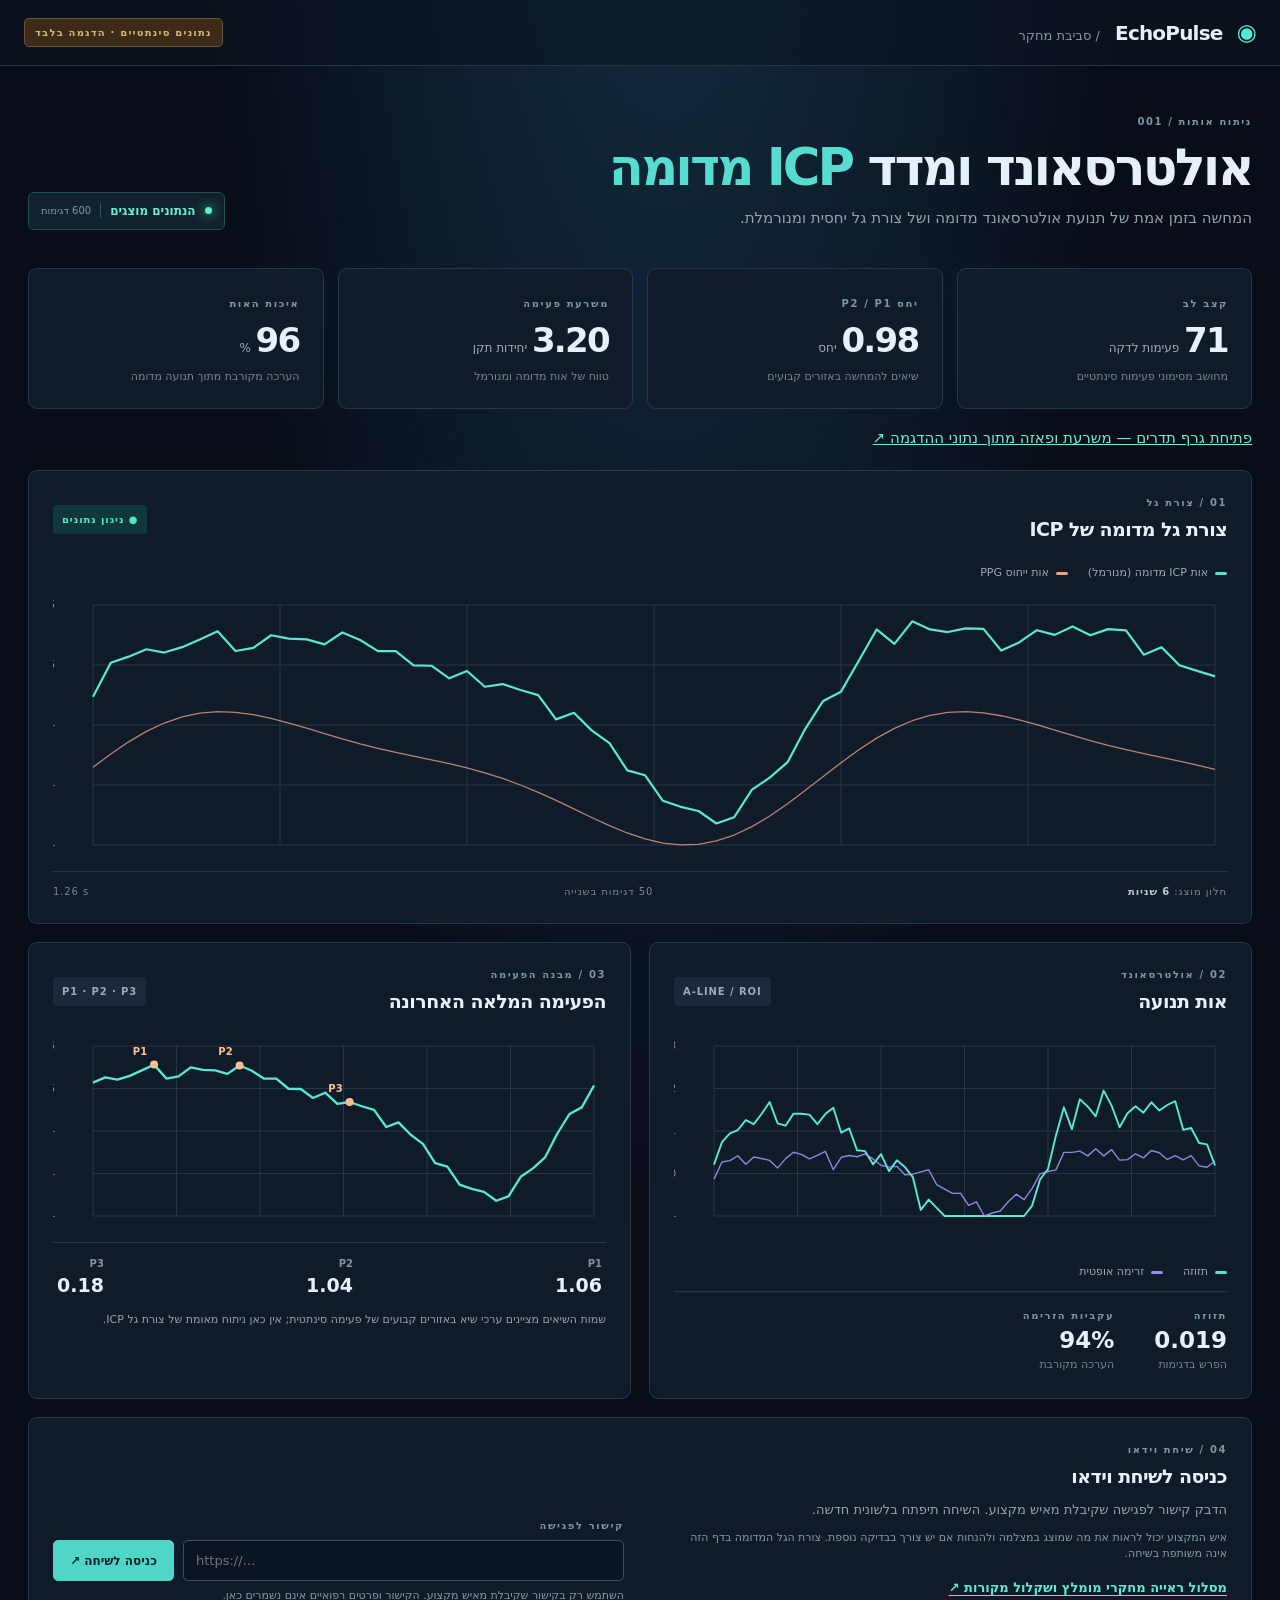
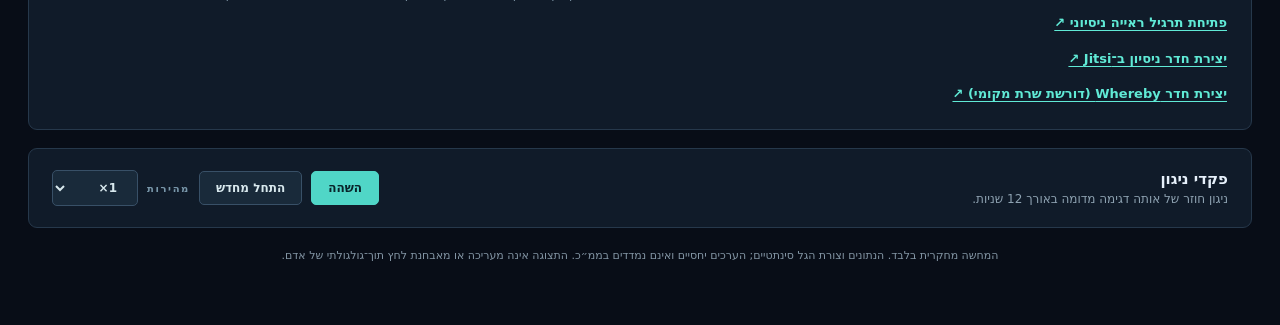
<file: index.html>
<!doctype html>
<html lang="he" dir="rtl">
<head>
  <meta charset="utf-8">
  <meta name="viewport" content="width=device-width, initial-scale=1">
  <title>אולטרסאונד ומדד ICP מדומה | הדגמת מחקר</title>
  <link rel="stylesheet" href="styles.css">
  <link rel="stylesheet" href="consultation.css">
</head>
<body>
  <header class="topbar"><div class="brand"><span class="mark">◉</span> EchoPulse <span class="brand-sub">/ סביבת מחקר</span></div><span class="tag">נתונים סינתטיים · הדגמה בלבד</span></header>
  <main>
    <div class="heading"><div><div class="eyebrow">ניתוח אותות / 001</div><h1>אולטרסאונד ומדד <span>ICP מדומה</span></h1><p>המחשה בזמן אמת של תנועת אולטרסאונד מדומה ושל צורת גל יחסית ומנורמלת.</p></div><div class="status"><span class="dot"></span><span id="status">טוען נתוני הדגמה…</span><small id="sampleCount">—</small></div></div>
    <section class="stats" aria-label="מדדים נוכחיים">
      <article><label>קצב לב</label><div><strong id="hr">—</strong> <span>פעימות לדקה</span></div><small>מחושב מסימוני פעימות סינתטיים</small></article>
      <article><label>יחס P2 / P1</label><div><strong id="ratio">—</strong> <span>יחס</span></div><small>שיאים להמחשה באזורים קבועים</small></article>
      <article><label>משרעת פעימה</label><div><strong id="amplitude">—</strong> <span>יחידות תקן</span></div><small>טווח של אות מדומה ומנורמל</small></article>
      <article><label>איכות האות</label><div><strong id="quality">—</strong> <span>%</span></div><small>הערכה מקורבת מתוך תנועה מדומה</small></article>
    </section>
    <p style="margin-bottom:20px"><a href="spectrum.html" style="color:#70ead7">פתיחת גרף תדרים — משרעת ופאזה מתוך נתוני ההדגמה ↗</a></p>
    <div class="grid">
      <section class="panel wide"><div class="panel-head"><div><div class="eyebrow">01 / צורת גל</div><h2>צורת גל מדומה של ICP</h2></div><span class="pill teal">● ניגון נתונים</span></div><div class="legend"><span><i class="swatch cyan"></i>אות ICP מדומה (מנורמל)</span><span><i class="swatch coral"></i>אות ייחוס PPG</span></div><div class="plot"><canvas id="wave" role="img" aria-label="צורת גל ICP מדומה ונתוני ייחוס PPG"></canvas></div><div class="plot-foot"><span>חלון מוצג: <b>6 שניות</b></span><span>50 דגימות בשנייה</span><span id="clock" dir="ltr">0.00 s</span></div></section>
      <section class="panel"><div class="panel-head"><div><div class="eyebrow">02 / אולטרסאונד</div><h2>אות תנועה</h2></div><span class="pill">A-LINE / ROI</span></div><div class="plot small"><canvas id="motion" role="img" aria-label="תזוזת הד ותנועה אופטית סינתטיות"></canvas></div><div class="legend"><span><i class="swatch cyan"></i>תזוזה</span><span><i class="swatch lavender"></i>זרימה אופטית</span></div><div class="metrics"><div><label>תזוזה</label><strong id="displacement">—</strong><small>הפרש בדגימות</small></div><div><label>עקביות הזרימה</label><strong id="confidence">—</strong><small>הערכה מקורבת</small></div></div></section>
      <section class="panel"><div class="panel-head"><div><div class="eyebrow">03 / מבנה הפעימה</div><h2>הפעימה המלאה האחרונה</h2></div><span class="pill">P1 · P2 · P3</span></div><div class="plot small"><canvas id="beat" role="img" aria-label="הפעימה הסינתטית האחרונה עם שיאים מדומים P1 P2 P3"></canvas></div><div class="morph"><div><span>P1</span><strong id="p1">—</strong></div><div><span>P2</span><strong id="p2">—</strong></div><div><span>P3</span><strong id="p3">—</strong></div></div><p class="note">שמות השיאים מציינים ערכי שיא באזורים קבועים של פעימה סינתטית; אין כאן ניתוח מאומת של צורת גל ICP.</p></section>
    </div>
    <section class="consult panel" aria-labelledby="consult-heading">
      <div><div class="eyebrow">04 / שיחת וידאו</div><h2 id="consult-heading">כניסה לשיחת וידאו</h2><p>הדבק קישור לפגישה שקיבלת מאיש מקצוע. השיחה תיפתח בלשונית חדשה.</p><p class="consult-note">איש המקצוע יכול לראות את מה שמוצג במצלמה ולהנחות אם יש צורך בבדיקה נוספת. צורת הגל המדומה בדף הזה אינה משותפת בשיחה.</p><a class="vision-link" href="research.html">מסלול ראייה מחקרי מומלץ ושקלול מקורות ↗</a><br><a class="vision-link" href="vision.html">פתיחת תרגיל ראייה ניסיוני ↗</a><br><a class="vision-link" href="session.html?v=2">יצירת חדר ניסיון ב־Jitsi ↗</a><br><a class="vision-link" href="whereby.html?v=2">יצירת חדר Whereby (דורשת שרת מקומי) ↗</a></div>
      <form id="consultForm" class="consult-form"><label for="meetingUrl">קישור לפגישה</label><div class="consult-input"><input id="meetingUrl" type="url" dir="ltr" inputmode="url" autocomplete="off" spellcheck="false" placeholder="https://…" required aria-describedby="meetingHelp"><button type="submit">כניסה לשיחה ↗</button></div><small id="meetingHelp">השתמש רק בקישור שקיבלת מאיש מקצוע. הקישור ופרטים רפואיים אינם נשמרים כאן.</small><span id="meetingError" class="form-error" role="alert" aria-live="polite"></span></form>
    </section>
    <footer><div><b>פקדי ניגון</b><span>ניגון חוזר של אותה דגימה מדומה באורך 12 שניות.</span></div><div class="controls"><button id="toggle" type="button">השהה</button><button id="restart" type="button" class="secondary">התחל מחדש</button><label>מהירות <select id="speed"><option value="0.5">0.5×</option><option value="1" selected>1×</option><option value="2">2×</option></select></label></div></footer>
    <div class="disclaimer">המחשה מחקרית בלבד. הנתונים וצורת הגל סינתטיים; הערכים יחסיים ואינם נמדדים בממ״כ. התצוגה אינה מעריכה או מאבחנת לחץ תוך־גולגולתי של אדם.</div>
  </main>
  <script src="data.js" defer></script>
  <script src="app.js" defer></script>
</body>
</html>
</file>
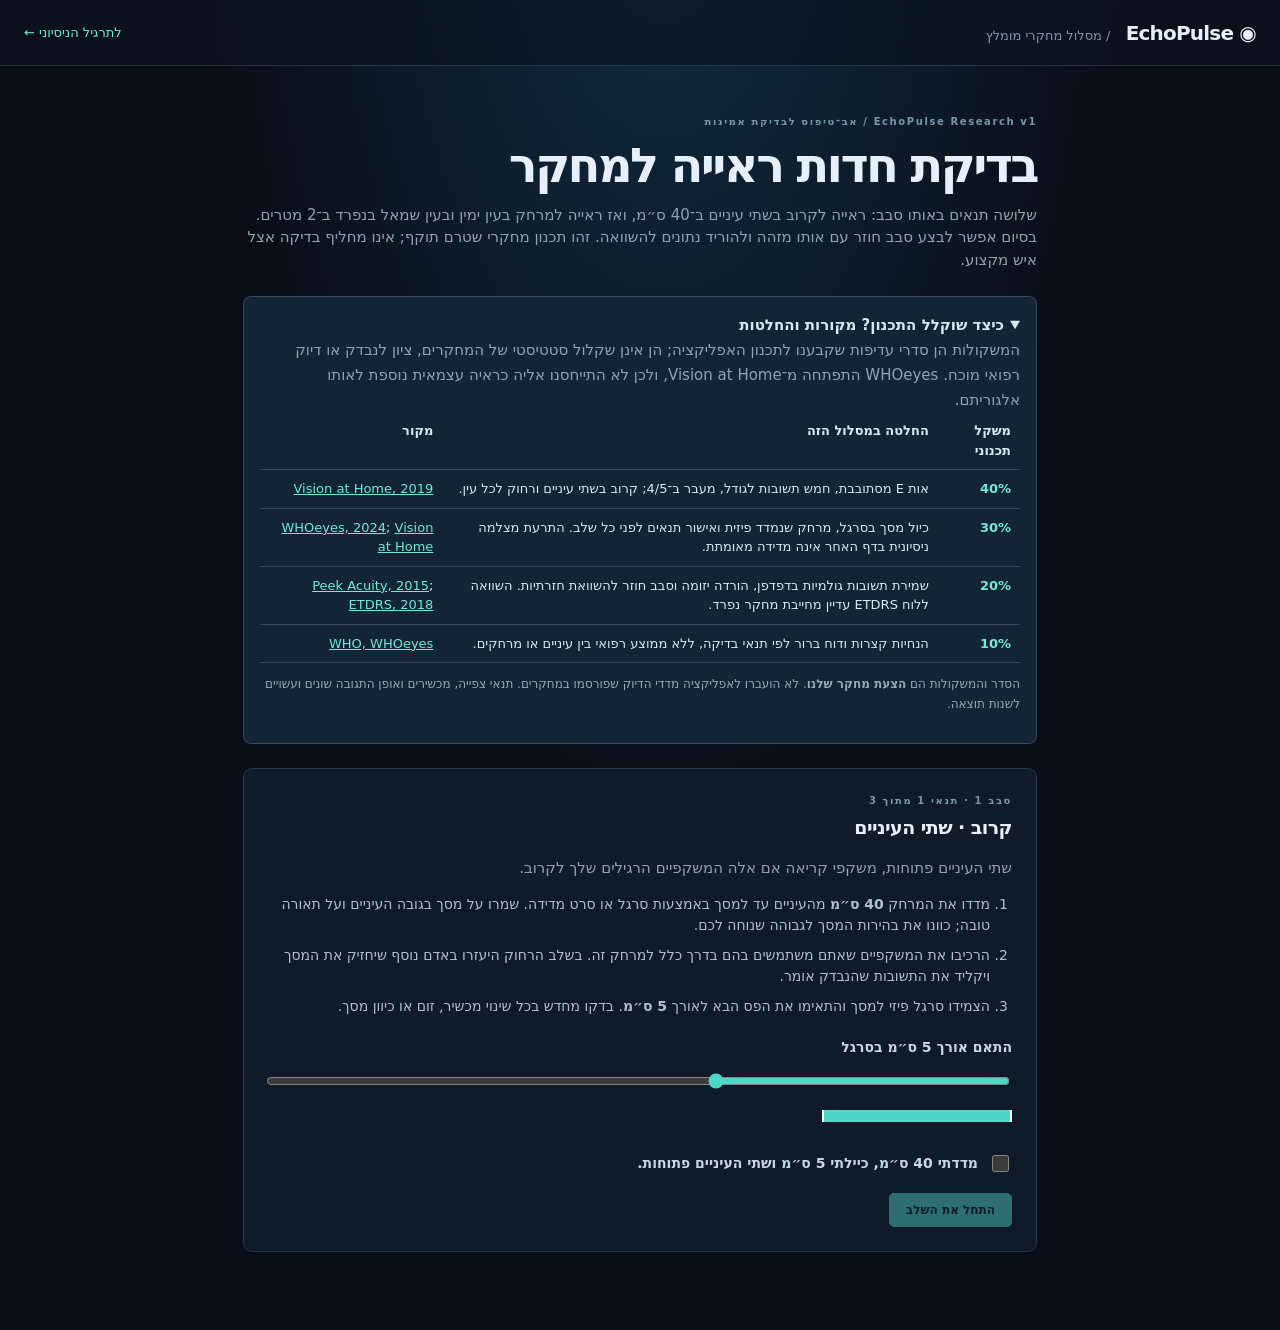
<file: research.html>
<!doctype html>
<html lang="he" dir="rtl">
<head>
  <meta charset="utf-8">
  <meta name="viewport" content="width=device-width, initial-scale=1">
  <title>מסלול מחקרי מומלץ | EchoPulse</title>
  <link rel="stylesheet" href="styles.css">
  <link rel="stylesheet" href="vision.css?v=5">
  <link rel="stylesheet" href="research.css?v=1">
</head>
<body>
  <header class="topbar"><div class="brand">◉ EchoPulse <span class="brand-sub">/ מסלול מחקרי מומלץ</span></div><a class="back-link" href="vision.html">לתרגיל הניסיוני ←</a></header>
  <main class="vision-page research-page">
    <div class="eyebrow">EchoPulse Research v1 / אב־טיפוס לבדיקת אמינות</div>
    <h1>בדיקת חדות ראייה למחקר</h1>
    <p class="lead">שלושה תנאים באותו סבב: ראייה לקרוב בשתי עיניים ב־40 ס״מ, ואז ראייה למרחק בעין ימין ובעין שמאל בנפרד ב־2 מטרים. בסיום אפשר לבצע סבב חוזר עם אותו מזהה ולהוריד נתונים להשוואה. זהו תכנון מחקרי שטרם תוקף; אינו מחליף בדיקה אצל איש מקצוע.</p>

    <details class="research-sources" open><summary>כיצד שוקלל התכנון? מקורות והחלטות</summary>
      <p>המשקולות הן סדרי עדיפות שקבענו לתכנון האפליקציה; הן אינן שקלול סטטיסטי של המחקרים, ציון לנבדק או דיוק רפואי מוכח. WHOeyes התפתחה מ־Vision at Home, ולכן לא התייחסנו אליה כראיה עצמאית נוספת לאותו אלגוריתם.</p>
      <table class="method-table"><thead><tr><th>משקל תכנוני</th><th>החלטה במסלול הזה</th><th>מקור</th></tr></thead><tbody>
        <tr><td>40%</td><td>אות E מסתובבת, חמש תשובות לגודל, מעבר ב־4/5; קרוב בשתי עיניים ורחוק לכל עין.</td><td><a href="https://researchmgt.monash.edu/ws/portalfiles/portal/474533774/474520749.pdf" target="_blank" rel="noopener noreferrer">Vision at Home, 2019</a></td></tr>
        <tr><td>30%</td><td>כיול מסך בסרגל, מרחק שנמדד פיזית ואישור תנאים לפני כל שלב. התרעת מצלמה ניסיונית בדף האחר אינה מדידה מאומתת.</td><td><a href="https://pubmed.ncbi.nlm.nih.gov/38514167/" target="_blank" rel="noopener noreferrer">WHOeyes, 2024</a>; <a href="https://researchmgt.monash.edu/ws/portalfiles/portal/474533774/474520749.pdf" target="_blank" rel="noopener noreferrer">Vision at Home</a></td></tr>
        <tr><td>20%</td><td>שמירת תשובות גולמיות בדפדפן, הורדה יזומה וסבב חוזר להשוואת חזרתיות. השוואה ללוח ETDRS עדיין מחייבת מחקר נפרד.</td><td><a href="https://pubmed.ncbi.nlm.nih.gov/26022921/" target="_blank" rel="noopener noreferrer">Peek Acuity, 2015</a>; <a href="https://jamanetwork.com/journals/jamaophthalmology/fullarticle/2668281" target="_blank" rel="noopener noreferrer">ETDRS, 2018</a></td></tr>
        <tr><td>10%</td><td>הנחיות קצרות ודוח ברור לפי תנאי בדיקה, ללא ממוצע רפואי בין עיניים או מרחקים.</td><td><a href="https://www.who.int/teams/noncommunicable-diseases/sensory-functions-disability-and-rehabilitation/whoeyes" target="_blank" rel="noopener noreferrer">WHO, WHOeyes</a></td></tr>
      </tbody></table>
      <p class="muted">הסדר והמשקולות הם <strong>הצעת מחקר שלנו</strong>. לא הועברו לאפליקציה מדדי הדיוק שפורסמו במחקרים. תנאי צפייה, מכשירים ואופן התגובה שונים ועשויים לשנות תוצאה.</p>
    </details>

    <section class="panel step" id="prep" aria-labelledby="prepHeading">
      <div class="eyebrow" id="prepProgress">סבב 1 · תנאי 1 מתוך 3</div>
      <h2 id="prepHeading">קרוב · שתי העיניים פתוחות</h2>
      <p id="prepHelp"></p>
      <ol><li>מדדו את המרחק <strong id="prepDistance">40 ס״מ</strong> מהעיניים עד למסך באמצעות סרגל או סרט מדידה. שמרו על מסך בגובה העיניים ועל תאורה טובה; כוונו את בהירות המסך לגבוהה שנוחה לכם.</li><li>הרכיבו את המשקפיים שאתם משתמשים בהם בדרך כלל למרחק זה. בשלב הרחוק היעזרו באדם נוסף שיחזיק את המסך ויקליד את התשובות שהנבדק אומר.</li><li>הצמידו סרגל פיזי למסך והתאימו את הפס הבא לאורך <strong>5 ס״מ</strong>. בדקו מחדש בכל שינוי מכשיר, זום או כיוון מסך.</li></ol>
      <label for="calibration">התאם אורך 5 ס״מ בסרגל</label>
      <input id="calibration" type="range" min="80" max="360" value="190">
      <div class="ruler-wrap"><div id="ruler" class="ruler"></div></div>
      <label class="check-label"><input id="confirmed" type="checkbox"> <span id="confirmedText">מדדתי את המרחק, כיילתי 5 ס״מ והכנתי את תנאי הבדיקה.</span></label>
      <p id="prepError" class="research-alert" role="status" hidden></p>
      <div class="result-actions"><button type="button" id="startStage" disabled>התחל את השלב</button><button type="button" id="skipStage" hidden>סמן שלב כבלתי ניתן למדידה והמשך</button></div>
    </section>

    <section class="panel step" id="test" aria-labelledby="testHeading" hidden>
      <div class="test-head"><div><div class="eyebrow" id="testProgress"></div><h2 id="testHeading">לאיזה כיוון פונה האות E?</h2></div><span class="pill" id="symbolCount"></span></div>
      <p id="testHelp" class="muted"></p>
      <div class="optotype-space"><div class="crowding-frame" id="crowdingFrame"><svg id="optotype" viewBox="0 0 5 5" role="img" aria-label="אות E מסובבת"><path fill="currentColor" d="M0 0H5V1H1V2H4V3H1V4H5V5H0Z"/></svg></div></div>
      <div class="direction-grid" aria-label="בחר את הכיוון של האות"><button type="button" data-direction="up">↑ למעלה</button><button type="button" data-direction="right">→ ימינה</button><button type="button" data-direction="down">↓ למטה</button><button type="button" data-direction="left">← שמאלה</button></div>
      <p class="muted">כל לחיצה מציגה אות חדשה. במרחק 2 מטרים נבדק אומר את הכיוון והמסייע מקליד אותו.</p>
    </section>

    <section class="panel step" id="results" aria-labelledby="resultsHeading" hidden>
      <h2 id="resultsHeading">סיכום מסלול מחקרי</h2>
      <p class="exam-id">מזהה בדיקה: <b id="examId" dir="ltr"></b></p>
      <p id="resultContext" class="muted"></p>
      <div id="resultRows" class="research-results"></div>
      <p id="comparison" class="result-comparison"></p>
      <p class="muted">הערכים הם גדלי אות תיאורטיים לפי כיול ומרחק שאושרו ידנית. מעבר גודל אינו אחוז ראייה, מספר עדשות או אבחנה. במקרה של מגבלת מסך אין לקבוע סף חדות ראייה מהגודל האחרון שהוצג. השוואה קלינית וחזרתיות מחייבות מדידה חוזרת מול לוח ייחוס באותם משתתפים.</p>
      <label for="shareText">טקסט להעתקה למחקר</label><textarea id="shareText" rows="10" readonly></textarea>
      <div class="result-actions"><button type="button" id="repeat">בצע סבב חוזר באותו מזהה</button><button type="button" id="download">הורד נתוני ניסוי JSON</button><button type="button" id="copy">העתק סיכום</button><button type="button" id="restart">התחל בדיקה חדשה</button></div>
      <p id="copyStatus" role="status" class="muted"></p>
      <p class="muted">נתוני התשובות נשמרים בזיכרון הדפדפן רק עד עזיבת הדף. הקובץ יורד למכשיר רק בלחיצה על הורדה; אין העלאה אוטומטית של נתונים או מזהים.</p>
    </section>
  </main>
  <script src="research.js?v=1" defer></script>
</body>
</html>
</file>
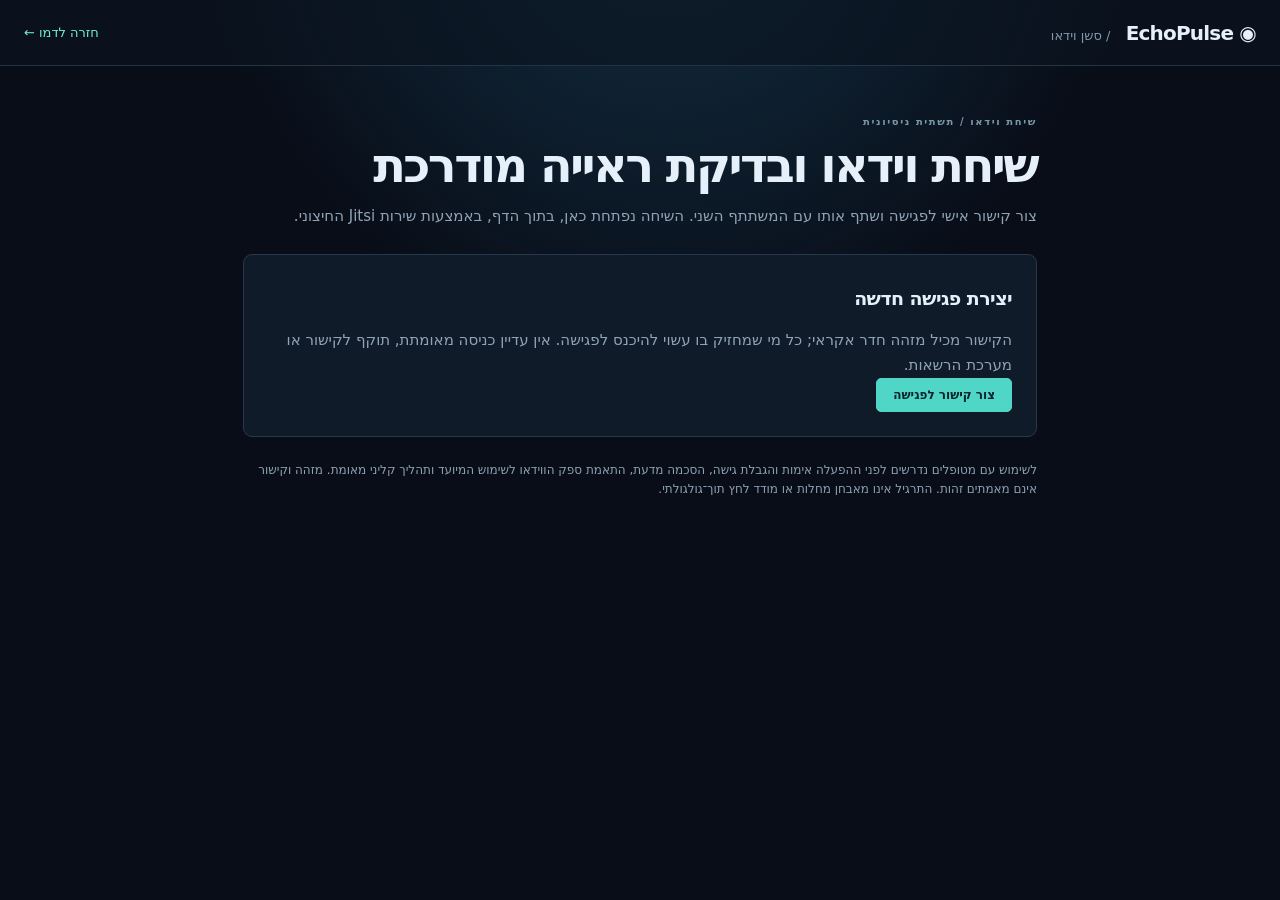
<file: session.html>
<!doctype html>
<html lang="he" dir="rtl">
<head>
  <meta charset="utf-8">
  <meta name="viewport" content="width=device-width, initial-scale=1">
  <title>סשן וידאו | EchoPulse</title>
  <link rel="stylesheet" href="styles.css">
  <link rel="stylesheet" href="vision.css">
  <link rel="stylesheet" href="session.css">
</head>
<body>
  <header class="topbar"><div class="brand">◉ EchoPulse <span class="brand-sub">/ סשן וידאו</span></div><a class="back-link" href="index.html">חזרה לדמו ←</a></header>
  <main class="vision-page session-page">
    <div class="eyebrow">שיחת וידאו / תשתית ניסיונית</div>
    <h1>שיחת וידאו ובדיקת ראייה מודרכת</h1>
    <p class="lead">צור קישור אישי לפגישה ושתף אותו עם המשתתף השני. השיחה נפתחת כאן, בתוך הדף, באמצעות שירות Jitsi החיצוני.</p>
    <section class="panel step" id="createPanel">
      <h2>יצירת פגישה חדשה</h2>
      <p>הקישור מכיל מזהה חדר אקראי; כל מי שמחזיק בו עשוי להיכנס לפגישה. אין עדיין כניסה מאומתת, תוקף לקישור או מערכת הרשאות.</p>
      <button id="createSession" type="button">צור קישור לפגישה</button>
    </section>
    <section class="panel step" id="roomPanel" hidden>
      <h2>פרטי הפגישה</h2>
      <p class="exam-id">מזהה פגישה: <b id="sessionId" dir="ltr"></b></p>
      <label for="inviteUrl">הקישור לשליחה למשתתף השני</label>
      <input id="inviteUrl" readonly dir="ltr" aria-label="קישור אישי לפגישה">
      <div class="result-actions"><button id="copyInvite" type="button">העתק קישור</button><a id="whatsappInvite" target="_blank" rel="noopener noreferrer">שתף בוואטסאפ</a></div>
      <p id="inviteHelp" class="muted"></p><p id="copyStatus" class="muted" role="status" aria-live="polite"></p>
      <p><a id="eyeCheckLink" class="back-link" target="_blank" rel="noopener noreferrer">פתח תרגיל ראייה מודרך ↗</a> — התרגיל נפתח בלשונית נפרדת. אם הטלפון משמש לשיחה, אפשר לבצע את התרגיל אחרי השיחה או במכשיר נוסף.</p>
      <label class="check-label"><input id="consentVideo" type="checkbox"> אני מבין/ה שהווידאו עובר דרך שירות Jitsi החיצוני, והשימוש כעת הוא לבדיקה טכנית בלבד.</label>
      <button id="joinVideo" type="button">פתח וידאו בתוך הדף</button>
      <button id="leaveVideo" type="button" hidden>צא מהשיחה</button>
      <p id="videoStatus" class="muted" role="status" aria-live="polite"></p>
      <div id="videoFrame" class="video-frame" aria-label="שיחת וידאו"></div>
      <p class="muted">ייתכן שיוצר החדר יתבקש להתחבר לחשבון Jitsi. יש לאשר גישה למצלמה ולמיקרופון בדפדפן. אין הקלטה או שמירת תוצאות באתר הזה.</p>
    </section>
    <p class="vision-foot">לשימוש עם מטופלים נדרשים לפני ההפעלה אימות והגבלת גישה, הסכמה מדעת, התאמת ספק הווידאו לשימוש המיועד ותהליך קליני מאומת. מזהה וקישור אינם מאמתים זהות. התרגיל אינו מאבחן מחלות או מודד לחץ תוך־גולגולתי.</p>
  </main>
  <script src="session.js?v=2" defer></script>
</body>
</html>
</file>
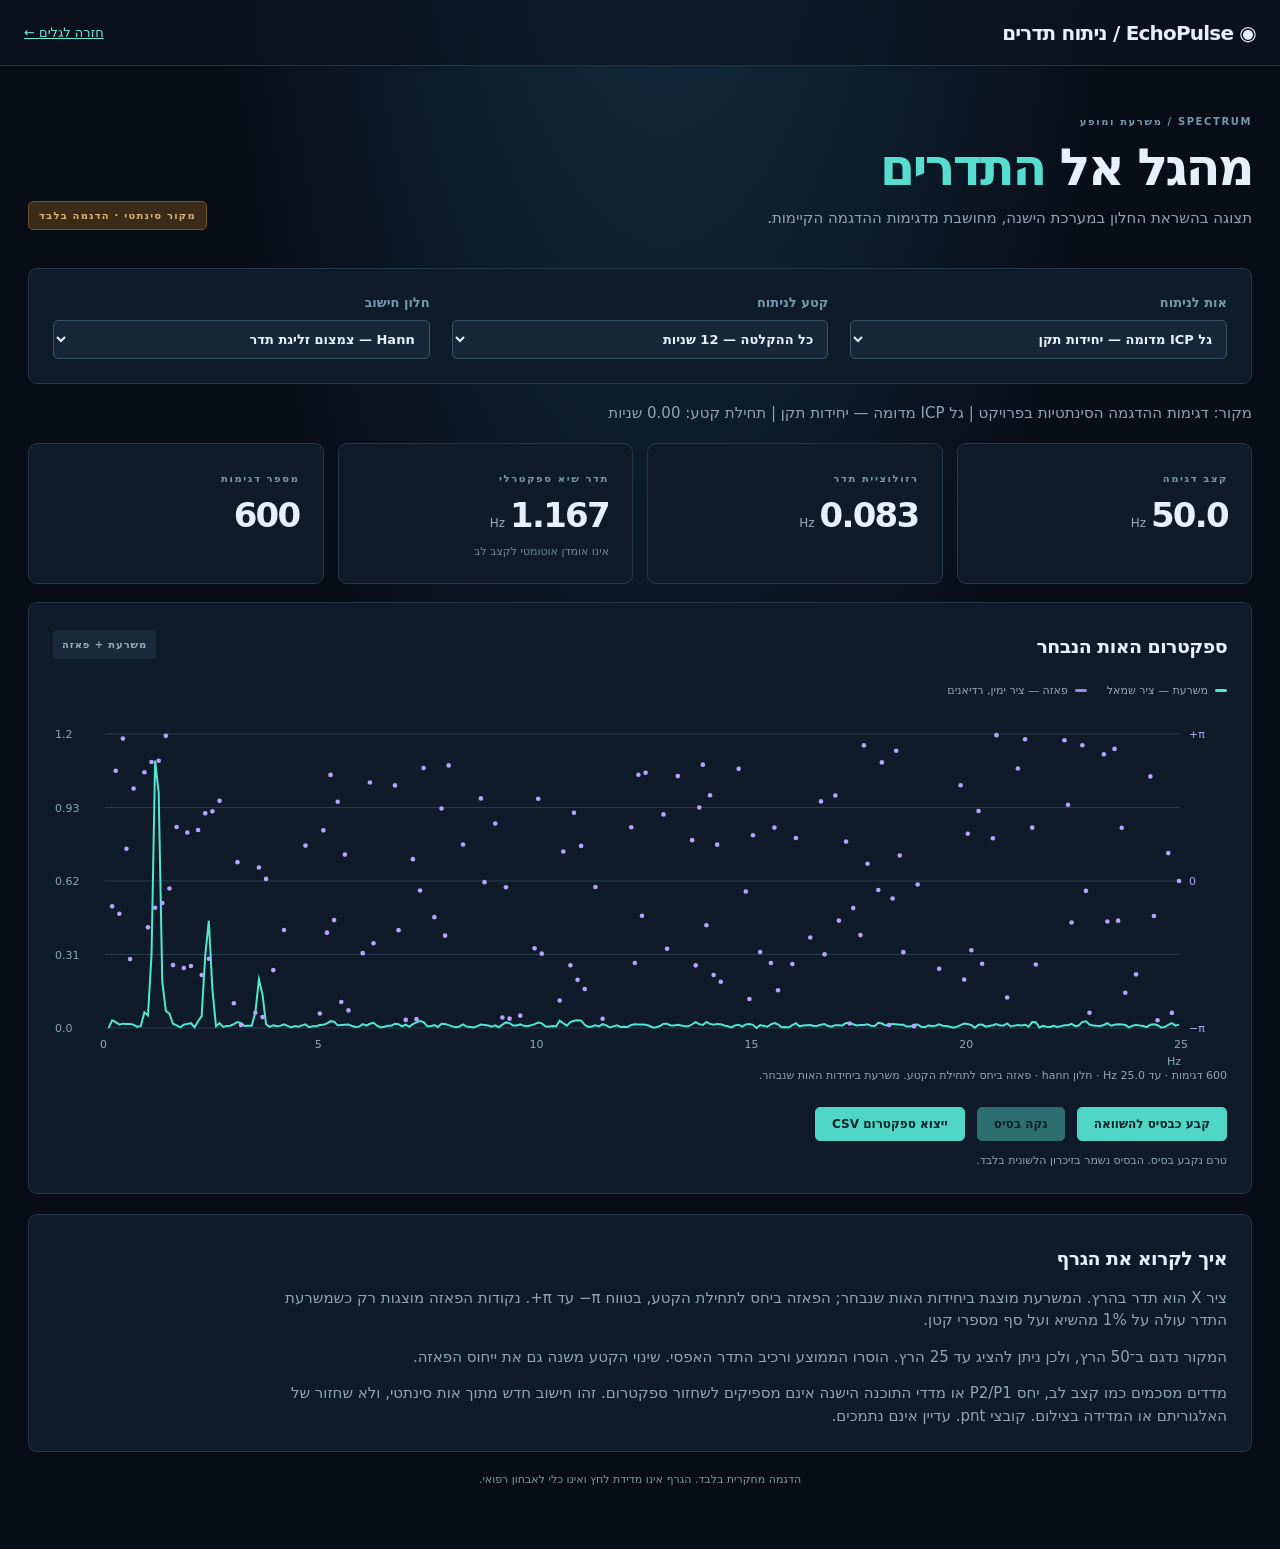
<file: spectrum.html>
<!doctype html>
<html lang="he" dir="rtl">
<head>
  <meta charset="utf-8"><meta name="viewport" content="width=device-width, initial-scale=1">
  <title>EchoPulse | ספקטרום משרעת ופאזה</title>
  <link rel="stylesheet" href="styles.css"><link rel="stylesheet" href="spectrum.css">
</head>
<body>
  <header class="topbar"><div class="brand">◉ EchoPulse / ניתוח תדרים</div><a href="index.html">חזרה לגלים ←</a></header>
  <main>
    <div class="heading"><div><div class="eyebrow">SPECTRUM / משרעת ומופע</div><h1>מהגל אל <span>התדרים</span></h1><p>תצוגה בהשראת החלון במערכת הישנה, מחושבת מדגימות ההדגמה הקיימות.</p></div><span class="tag">מקור סינתטי · הדגמה בלבד</span></div>
    <section class="panel spectrum-controls" aria-label="בחירת נתונים">
      <label>אות לניתוח<select id="signal"><option value="icp_proxy_z">גל ICP מדומה — יחידות תקן</option><option value="ppg_reference_0_1">ייחוס PPG סינתטי — יחידות יחסיות</option><option value="echo_displacement_samples">תזוזת הד סינתטית — דגימות</option></select></label>
      <label>קטע לניתוח<select id="segment"><option value="all">כל ההקלטה — 12 שניות</option><option value="first">6 השניות הראשונות</option><option value="last">6 השניות האחרונות</option></select></label>
      <label>חלון חישוב<select id="window"><option value="hann">Hann — צמצום זליגת תדר</option><option value="rectangular">ללא שקלול — מלבני</option></select></label>
    </section>
    <p id="source" class="source" role="status"></p><p id="error" role="alert"></p>
    <section class="stats" aria-label="פרטי החישוב">
      <article><label>קצב דגימה</label><div><strong id="fs">—</strong> <span>Hz</span></div></article>
      <article><label>רזולוציית תדר</label><div><strong id="resolution">—</strong> <span>Hz</span></div></article>
      <article><label>תדר שיא ספקטרלי</label><div><strong id="peak">—</strong> <span>Hz</span></div><small>אינו אומדן אוטומטי לקצב לב</small></article>
      <article><label>מספר דגימות</label><div><strong id="count">—</strong></div></article>
    </section>
    <section class="panel" aria-labelledby="plot-title">
      <div class="panel-head"><h2 id="plot-title">ספקטרום האות הנבחר</h2><span class="pill">משרעת + פאזה</span></div>
      <div class="legend"><span><i class="swatch cyan"></i>משרעת — ציר שמאל</span><span><i class="swatch lavender"></i>פאזה — ציר ימין, רדיאנים</span><span id="baselineLegend" hidden><i class="swatch coral"></i>משרעת בסיס</span></div>
      <div class="plot spectrum-plot"><canvas id="spectrum" role="img" aria-label="משרעת לפי תדר ופאזה בין מינוס פאי לפאי"></canvas></div>
      <p id="summary" class="note"></p>
      <div class="spectrum-actions"><button id="baseline" type="button" disabled>קבע כבסיס להשוואה</button><button id="clear" type="button" disabled>נקה בסיס</button><button id="export" type="button" disabled>ייצוא ספקטרום CSV</button></div>
      <p id="baselineStatus" class="note" aria-live="polite">טרם נקבע בסיס. הבסיס נשמר בזיכרון הלשונית בלבד.</p>
    </section>
    <section class="panel explanation"><h2>איך לקרוא את הגרף</h2><p>ציר X הוא תדר בהרץ. המשרעת מוצגת ביחידות האות שנבחר; הפאזה ביחס לתחילת הקטע, בטווח ‎−π עד ‎+π. נקודות הפאזה מוצגות רק כשמשרעת התדר עולה על 1% מהשיא ועל סף מספרי קטן.</p><p>המקור נדגם ב־50 הרץ, ולכן ניתן להציג עד 25 הרץ. הוסרו הממוצע ורכיב התדר האפסי. שינוי הקטע משנה גם את ייחוס הפאזה.</p><p>מדדים מסכמים כמו קצב לב, יחס P2/P1 או מדדי התוכנה הישנה אינם מספיקים לשחזור ספקטרום. זהו חישוב חדש מתוך אות סינתטי, ולא שחזור של האלגוריתם או המדידה בצילום. קובצי ‎.pnt עדיין אינם נתמכים.</p></section>
    <div class="disclaimer">הדגמה מחקרית בלבד. הגרף אינו מדידת לחץ ואינו כלי לאבחון רפואי.</div>
  </main>
  <script src="data.js" defer></script><script src="spectrum-core.js" defer></script><script src="spectrum.js" defer></script>
</body></html>
</file>
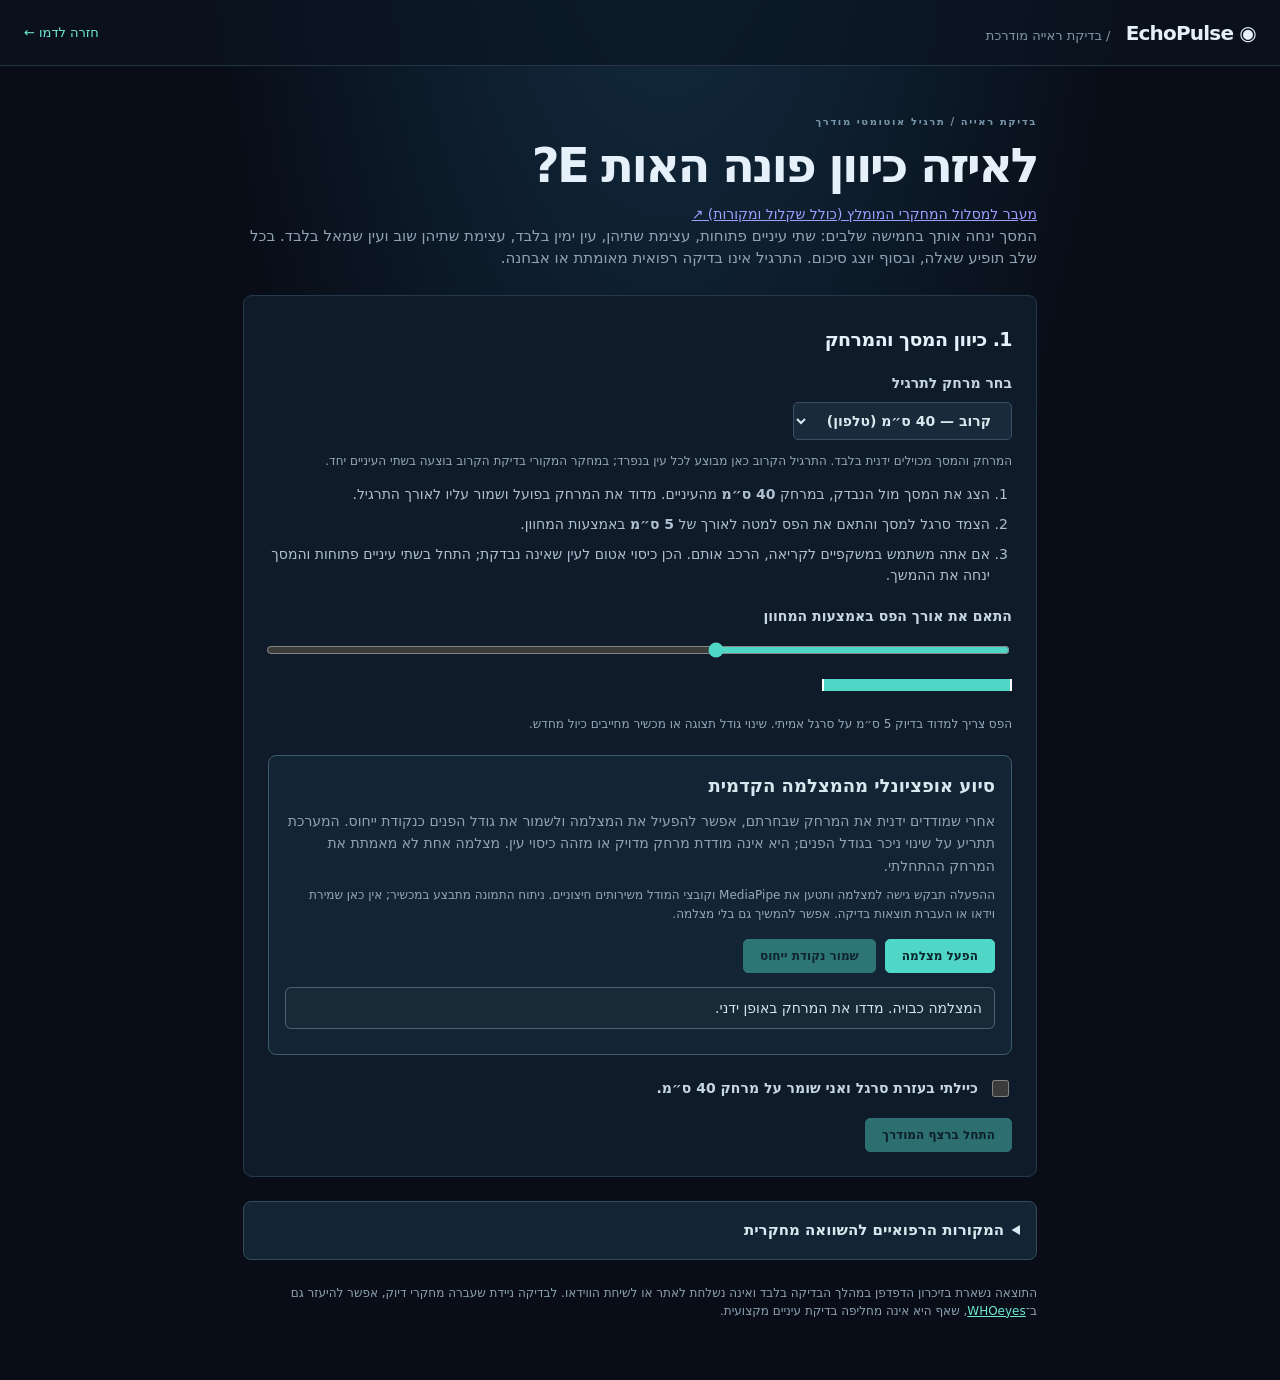
<file: vision.html>
<!doctype html>
<html lang="he" dir="rtl">
<head>
  <meta charset="utf-8">
  <meta name="viewport" content="width=device-width, initial-scale=1">
  <title>בדיקת ראייה מודרכת | EchoPulse</title>
  <link rel="stylesheet" href="styles.css">
  <link rel="stylesheet" href="vision.css?v=5">
</head>
<body>
  <header class="topbar"><div class="brand">◉ EchoPulse <span class="brand-sub">/ בדיקת ראייה מודרכת</span></div><a class="back-link" href="index.html">חזרה לדמו ←</a></header>
  <main class="vision-page">
    <div class="eyebrow">בדיקת ראייה / תרגיל אוטומטי מודרך</div><h1>לאיזה כיוון פונה האות E?</h1>
    <p class="exam-id"><a href="research.html">מעבר למסלול המחקרי המומלץ (כולל שקלול ומקורות) ↗</a></p>
    <p class="lead">המסך ינחה אותך בחמישה שלבים: שתי עיניים פתוחות, עצימת שתיהן, עין ימין בלבד, עצימת שתיהן שוב ועין שמאל בלבד. בכל שלב תופיע שאלה, ובסוף יוצג סיכום. התרגיל אינו בדיקה רפואית מאומתת או אבחנה.</p>
    <p class="exam-id" id="setupLinkedCall" hidden>מזהה פגישה משויך: <b id="setupLinkedCallId" dir="ltr"></b></p>
    <section class="panel step" id="setup" aria-labelledby="setup-heading">
      <h2 id="setup-heading">1. כיוון המסך והמרחק</h2>
      <label for="testDistance">בחר מרחק לתרגיל</label>
      <select id="testDistance"><option value="400" selected>קרוב — 40 ס״מ (טלפון)</option><option value="2000">רחוק — 2 מטרים</option></select>
      <p class="muted">המרחק והמסך מכוילים ידנית בלבד. התרגיל הקרוב כאן מבוצע לכל עין בנפרד; במחקר המקורי בדיקת הקרוב בוצעה בשתי העיניים יחד.</p>
      <ol><li>הצג את המסך מול הנבדק, במרחק <strong id="distanceInstruction">40 ס״מ</strong> מהעיניים. מדוד את המרחק בפועל ושמור עליו לאורך התרגיל.</li><li>הצמד סרגל למסך והתאם את הפס למטה לאורך של <strong>5 ס״מ</strong> באמצעות המחוון.</li><li><span id="glassesInstruction">אם אתה משתמש במשקפיים לקריאה, הרכב אותם.</span> הכן כיסוי אטום לעין שאינה נבדקת; התחל בשתי עיניים פתוחות והמסך ינחה את ההמשך.</li></ol>
      <label for="calibration">התאם את אורך הפס באמצעות המחוון</label>
      <input id="calibration" type="range" min="80" max="360" value="190" aria-describedby="cal-help">
      <div class="ruler-wrap"><div id="ruler" class="ruler"></div></div>
      <p id="cal-help" class="muted">הפס צריך למדוד בדיוק 5 ס״מ על סרגל אמיתי. שינוי גודל תצוגה או מכשיר מחייבים כיול מחדש.</p>
      <div class="camera-guide" aria-labelledby="camera-heading">
        <h3 id="camera-heading">סיוע אופציונלי מהמצלמה הקדמית</h3>
        <p>אחרי שמודדים ידנית את המרחק שבחרתם, אפשר להפעיל את המצלמה ולשמור את גודל הפנים כנקודת ייחוס. המערכת תתריע על שינוי ניכר בגודל הפנים; היא אינה מודדת מרחק מדויק או מזהה כיסוי עין. מצלמה אחת לא מאמתת את המרחק ההתחלתי.</p>
        <p class="muted">ההפעלה תבקש גישה למצלמה ותטען את MediaPipe וקובצי המודל משירותים חיצוניים. ניתוח התמונה מתבצע במכשיר; אין כאן שמירת וידאו או העברת תוצאות בדיקה. אפשר להמשיך גם בלי מצלמה.</p>
        <div class="camera-actions"><button type="button" id="startCamera">הפעל מצלמה</button><button type="button" id="calibrateCamera" disabled>שמור נקודת ייחוס</button><button type="button" id="stopCamera" hidden>כבה מצלמה</button></div>
        <video id="distanceCamera" autoplay playsinline muted hidden aria-label="תצוגת המצלמה הקדמית"></video>
        <p id="cameraStatus" class="camera-status" role="status" aria-live="polite">המצלמה כבויה. מדדו את המרחק באופן ידני.</p>
      </div>
      <label class="check-label"><input id="confirmed" type="checkbox"> <span id="confirmedText">כיילתי בעזרת סרגל ואני שומר על מרחק 40 ס״מ.</span></label>
      <button type="button" id="start" disabled>התחל ברצף המודרך</button>
    </section>
    <section class="panel step" id="test" hidden aria-labelledby="test-heading">
      <div class="test-head"><div><div class="eyebrow" id="eyeLabel">עין ימין</div><h2 id="test-heading">זהה את כיוון הפתח</h2></div><span id="progress" class="pill">—</span></div>
      <p class="exam-id">מזהה בדיקה: <b id="testExamId" dir="ltr"></b></p>
      <p id="eyeHelp" class="muted">כסו את עין שמאל בלי ללחוץ עליה. אם קשה לזהות, בחרו ניחוש.</p>
      <p id="cameraTestStatus" class="camera-status" role="status" aria-live="polite" hidden></p>
      <div class="optotype-space"><div id="crowdingFrame" class="crowding-frame"><svg id="optotype" viewBox="0 0 5 5" aria-label="אות E מסובבת" role="img"><path fill="currentColor" d="M0 0H5V1H1V2H4V3H1V4H5V5H0Z"/></svg></div></div>
      <div class="direction-grid" aria-label="בחרו לאיזה כיוון פונה פתח האות"><button type="button" data-direction="up">↑ למעלה</button><button type="button" data-direction="right">→ ימינה</button><button type="button" data-direction="down">↓ למטה</button><button type="button" data-direction="left">← שמאלה</button></div>
      <p class="muted">כל בחירה מציגה סימן חדש. אין צורך להזיז את המסך בין הסימנים.</p>
    </section>
    <section class="panel step" id="transition" hidden aria-labelledby="transition-heading"><div class="eyebrow" id="eyeStage">שלב 1 מתוך 5</div><h2 id="transition-heading">שתי העיניים פתוחות</h2><p id="transitionHelp">הסתכלו במסך בשתי עיניים פתוחות ושמרו על המרחק שבחרתם.</p><label class="check-label"><input id="coverConfirmed" type="checkbox"> <span id="coverText">שתי העיניים פתוחות ואני שומר על המרחק.</span></label><p class="muted">כיסוי העין והמרחק ההתחלתי מאושרים ידנית. אם המצלמה פעילה, היא מתריעה על שינוי יחסי בלבד.</p><button type="button" id="nextEye" disabled>הצג אותיות לשתי העיניים</button></section>
    <section class="panel step" id="rest" hidden aria-labelledby="rest-heading"><div class="eyebrow" id="restStage">שלב 2 מתוך 5</div><h2 id="rest-heading">עצמו את שתי העיניים</h2><p id="restHelp">עצמו את שתי העיניים. המסך מציג נקודה; מה אתם חווים בלי לפתוח אותן?</p><div class="rest-target" aria-hidden="true">●</div><div class="result-actions"><button type="button" data-rest-answer="no-detail">לא מזהה את הנקודה</button><button type="button" data-rest-answer="light-or-shape">רואה אור או צורה</button></div><p class="muted">זו שאלה תיאורית והפסקת מעבר בלבד; התשובה אינה ציון ראייה ואינה מאבחנת מצב רפואי.</p></section>
    <section class="panel step" id="results" hidden aria-labelledby="results-heading">
      <h2 id="results-heading">סיכום התרגיל</h2>
      <p class="exam-id">מרחק שנבחר: <b id="resultDistance"></b> (לא נמדד אוטומטית)</p>
      <p class="exam-id">מזהה בדיקה: <b id="resultExamId" dir="ltr"></b></p>
      <p class="exam-id" id="linkedCall" hidden>מזהה פגישה: <b id="linkedCallId" dir="ltr"></b></p>
      <div class="eye-percentages" aria-label="אחוז התשובות הנכונות בתרגיל">
        <div><span>שתי עיניים · זיהוי נכון</span><strong id="bothPercent">—</strong><small id="bothCount"></small></div>
        <div><span>עין ימין · זיהוי נכון</span><strong id="rightPercent">—</strong><small id="rightCount"></small></div>
        <div><span>עין שמאל · זיהוי נכון</span><strong id="leftPercent">—</strong><small id="leftCount"></small></div>
      </div>
      <p id="resultText" aria-live="polite"></p><p id="resultComparison" class="result-comparison"></p><p id="restReport" class="muted"></p>
      <p class="muted">הגודל המוצג בסיכום מחושב לפי סרגל ומרחק שהוזנו ידנית (logMAR תיאורטי). אחוזי הזיהוי הם שיעור התשובות הנכונות בלבד, אינם אחוזי ראייה או ציון WHOeyes. הדיווח בזמן עצימת שתי העיניים אינו ציון ואינו בדיקה קלינית.</p>
      <label for="shareText">סיכום לשיתוף עם איש המקצוע</label><textarea id="shareText" rows="7" readonly dir="rtl" aria-label="סיכום הבדיקה להעתקה"></textarea>
      <div class="result-actions"><button type="button" id="copyResult">העתק סיכום</button><a id="shareWhatsapp" target="_blank" rel="noopener noreferrer">שתף בוואטסאפ</a><button type="button" id="again">התחל מחדש</button></div>
      <p id="copyStatus" class="muted" role="status" aria-live="polite"></p><p class="muted">השיתוף נפתח רק לפי בחירתך. המזהה אינו מאפשר לאתר את התוצאה אוטומטית; איש המקצוע צריך לקבל ממך את הסיכום. אין לשלוח פרטים מזהים נוספים ללא צורך.</p>
    </section>
    <details class="research-sources"><summary>המקורות הרפואיים להשוואה מחקרית</summary>
      <p>אלה מחקרים והנחיות להשוואת שיטות. תוצאותיהם אינן מהוות תיקוף של תרגיל EchoPulse, ופרוטוקול או מכשיר שונים מחייבים בדיקת אמינות נפרדת.</p>
      <ul>
        <li><a href="https://tvst.arvojournals.org/article.aspx?articleid=2748706" target="_blank" rel="noopener noreferrer">Vision at Home — פיתוח ותיקוף של בדיקת חדות ראייה בטלפון (TVST, 2019)</a>: מקור להשוואת אלגוריתם ומבנה הבדיקה.</li>
        <li><a href="https://bjo.bmj.com/content/108/11/1613" target="_blank" rel="noopener noreferrer">WHOeyes — מחקר שימוש בעולם האמיתי עם כיול מרחק אוטומטי (BJO, 2024)</a>: מקור להשוואת בקרת מרחק.</li>
        <li><a href="https://pubmed.ncbi.nlm.nih.gov/26022921/" target="_blank" rel="noopener noreferrer">Peek Acuity — מחקר תיקוף מול לוחות חדות ראייה (JAMA Ophthalmology, 2015)</a>: דוגמה להשוואה לשיטת ייחוס ולחזרתיות.</li>
        <li><a href="https://pubmed.ncbi.nlm.nih.gov/42266518/" target="_blank" rel="noopener noreferrer">WHOeyes — בדיקת תוקף ומהימנות בסקר קהילתי (Indian Journal of Community Medicine, 2026)</a>: מחקר נוסף בהקשר של סקר ראייה.</li>
        <li><a href="https://www.nei.nih.gov/about/education-and-outreach/glaucoma-resources/national-eye-institute-statement-detection-glaucoma-and-adult-vision-screening" target="_blank" rel="noopener noreferrer">National Eye Institute — הנחיות לגבי סקר ראייה במבוגרים</a>: מסגרת קלינית להבדל בין סקר לבין בירור מקצועי.</li>
      </ul>
    </details>
    <p class="vision-foot">התוצאה נשארת בזיכרון הדפדפן במהלך הבדיקה בלבד ואינה נשלחת לאתר או לשיחת הווידאו. לבדיקה ניידת שעברה מחקרי דיוק, אפשר להיעזר גם ב־<a href="https://www.who.int/teams/noncommunicable-diseases/sensory-functions-disability-and-rehabilitation/whoeyes" target="_blank" rel="noopener noreferrer">WHOeyes</a>, שאף היא אינה מחליפה בדיקת עיניים מקצועית.</p>
  </main>
  <script src="vision.js?v=3" defer></script>
  <script src="vision-camera.js?v=1" defer></script>
</body>
</html>
</file>
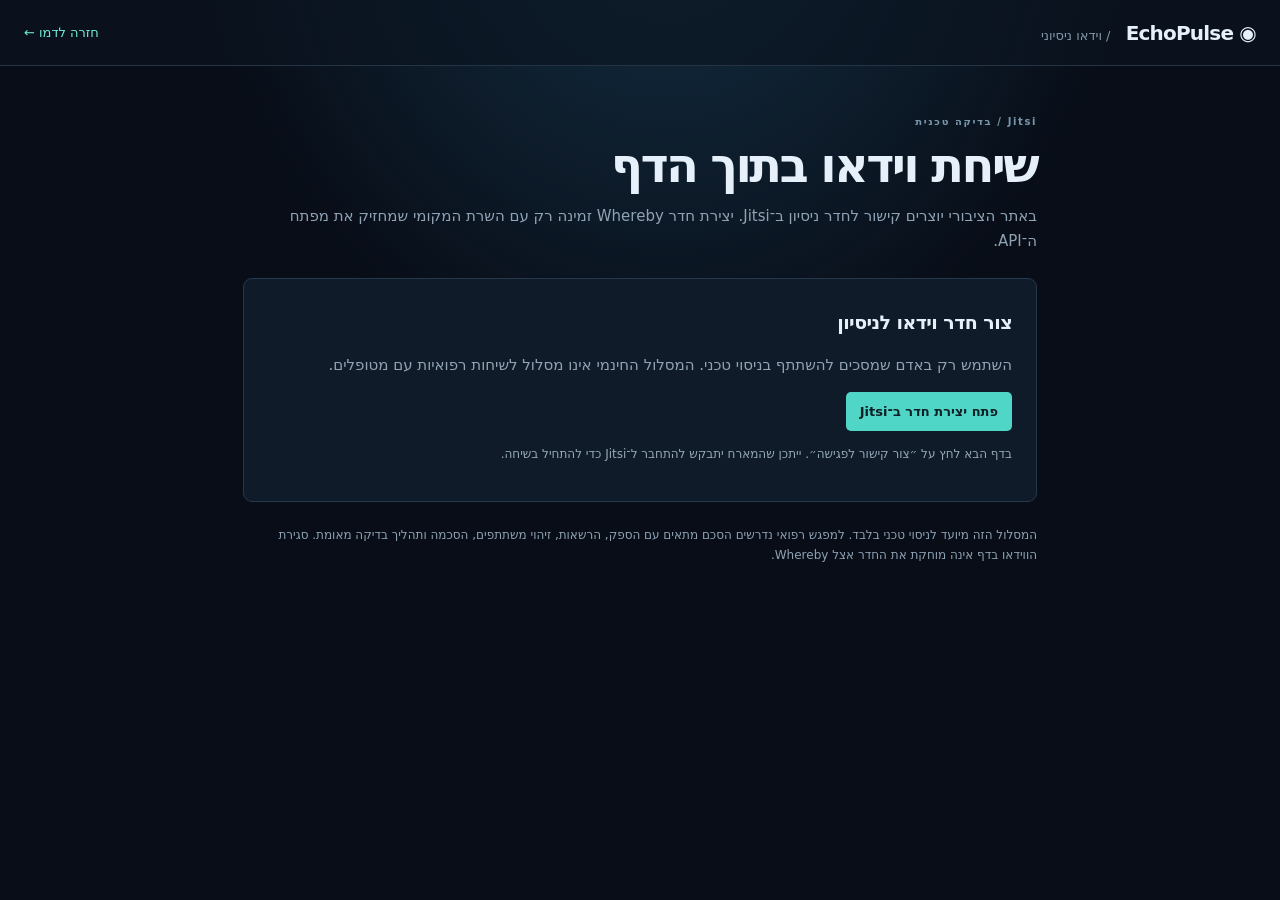
<file: whereby.html>
<!doctype html>
<html lang="he" dir="rtl">
<head>
  <meta charset="utf-8">
  <meta name="viewport" content="width=device-width, initial-scale=1">
  <title>סשן וידאו ניסיוני | EchoPulse</title>
  <link rel="stylesheet" href="styles.css">
  <link rel="stylesheet" href="vision.css">
  <link rel="stylesheet" href="session.css">
  <link rel="stylesheet" href="whereby.css?v=2">
  <script type="module" src="https://cdn.srv.whereby.com/embed/v3-embed.js"></script>
  <script src="whereby.js?v=2" defer></script>
</head>
<body>
  <header class="topbar"><div class="brand">◉ EchoPulse <span class="brand-sub">/ וידאו ניסיוני</span></div><a class="back-link" href="index.html">חזרה לדמו ←</a></header>
  <main class="vision-page session-page">
    <div class="eyebrow" id="meetingProvider">Jitsi / בדיקה טכנית</div>
    <h1>שיחת וידאו בתוך הדף</h1>
    <p class="lead" id="meetingIntro">באתר הציבורי יוצרים קישור לחדר ניסיון ב־Jitsi. יצירת חדר Whereby זמינה רק עם השרת המקומי שמחזיק את מפתח ה־API.</p>
    <section class="panel step">
      <h2 id="meetingHeading">צור חדר וידאו לניסיון</h2>
      <p>השתמש רק באדם שמסכים להשתתף בניסוי טכני. המסלול החינמי אינו מסלול לשיחות רפואיות עם מטופלים.</p>
      <div class="result-actions"><a id="publicMeeting" href="session.html?v=2">פתח יצירת חדר ב־Jitsi</a><button id="createMeeting" type="button" hidden>צור חדר וקישור ב־Whereby</button></div>
      <p id="status" class="muted" role="status" aria-live="polite"></p>
    </section>
    <section class="panel step" id="roomPanel" hidden>
      <h2>פרטי הפגישה</h2>
      <p class="exam-id">מזהה ניסיון: <b id="callId" dir="ltr"></b></p>
      <label for="guestUrl">קישור למשתתף השני (נפתח באתר Whereby)</label>
      <input id="guestUrl" readonly dir="ltr" aria-label="קישור משתתף">
      <div class="result-actions"><button id="copyGuest" type="button">העתק קישור</button><a id="shareGuest" target="_blank" rel="noopener noreferrer">שתף בוואטסאפ</a></div>
      <p id="copyStatus" class="muted" role="status" aria-live="polite"></p>
      <p class="muted">החדר נעול; המשתתף יבקש להיכנס, ועל המארח לאשר אותו. החדר נוצר עם מועד סיום של כשעתיים; סיום זה אינו מנתק שיחה פעילה מיד.</p>
      <p><a id="openVision" target="_blank" rel="noopener noreferrer">פתח תרגיל ראייה עם מזהה הפגישה ↗</a></p>
      <p class="muted">התרגיל נפתח בלשונית נפרדת באותו מחשב. הקישור המקומי אינו נגיש למשתתף במכשיר אחר; בסיום יש לשתף את הסיכום במפורש. הווידאו אינו אוסף תוצאות מהתרגיל.</p>
      <div id="wherebyFrame" class="video-frame active" aria-label="שיחת Whereby"></div>
      <button id="leaveMeeting" type="button">סגור וידאו בדף שלי</button>
    </section>
    <p class="vision-foot">המסלול הזה מיועד לניסוי טכני בלבד. למפגש רפואי נדרשים הסכם מתאים עם הספק, הרשאות, זיהוי משתתפים, הסכמה ותהליך בדיקה מאומת. סגירת הווידאו בדף אינה מוחקת את החדר אצל Whereby.</p>
  </main>
</body>
</html>
</file>
<file: styles.css>
:root{color-scheme:dark;font:15px/1.5 Inter,ui-sans-serif,system-ui,-apple-system,Segoe UI,sans-serif;background:#080d17;color:#e6f0fa}*{box-sizing:border-box}body{margin:0;background:radial-gradient(ellipse at 52% -20%,#143045 0%,transparent 50%),#080d17}.topbar{height:66px;display:flex;align-items:center;justify-content:space-between;padding:0 max(24px,calc((100vw - 1380px)/2));border-bottom:1px solid #243444;background:#0c1520a9}.brand{font-weight:800;letter-spacing:-.04em;font-size:20px}.mark{color:#50e9d5;font-size:23px;margin-inline-end:8px}.brand-sub{font-size:13px;font-weight:500;letter-spacing:0;color:#8297aa;margin-inline-start:9px}.tag{color:#d6b478;background:#3b2b18;border:1px solid #705336;border-radius:5px;padding:6px 10px;font-size:10px;font-weight:800;letter-spacing:.12em}main{max-width:1430px;margin:auto;padding:48px 28px 60px}.heading{display:flex;justify-content:space-between;align-items:flex-end;gap:20px;margin-bottom:38px}.eyebrow,label{font-size:10px;font-weight:800;letter-spacing:.16em;color:#7997aa}h1{font-size:clamp(32px,4vw,54px);line-height:1.1;letter-spacing:-.055em;margin:10px 0 12px}h1 span{color:#57ddcf}p{color:#90a3b4;margin:0}.status{display:flex;align-items:center;gap:9px;background:#10222b;border:1px solid #1f4f52;color:#70ead7;padding:9px 12px;border-radius:6px;font-size:12px;font-weight:700;white-space:nowrap}.status small{color:#8099a4;font-weight:500;padding-inline-start:9px;border-inline-start:1px solid #315457}.dot{width:7px;height:7px;background:#5df3c8;border-radius:50%;box-shadow:0 0 12px #5df3c8}.stats{display:grid;grid-template-columns:repeat(4,1fr);gap:14px;margin-bottom:18px}.stats article,.panel,footer{background:#101b29;border:1px solid #26384b;border-radius:9px}.stats article{padding:22px 23px}.stats article div{margin:10px 0 5px}.stats strong{font-size:34px;line-height:1;letter-spacing:-.05em}.stats span{font-size:12px;color:#9eacba}.stats small{color:#708697;font-size:11px}.grid{display:grid;grid-template-columns:1fr 1fr;gap:18px}.wide{grid-column:span 2}.panel{padding:24px;min-width:0}.panel-head{display:flex;align-items:center;justify-content:space-between;gap:10px}h2{font-size:19px;letter-spacing:-.03em;margin:5px 0 0}.pill{font-size:10px;letter-spacing:.09em;color:#99aabe;background:#1a2939;border-radius:4px;padding:7px 9px;font-weight:800;white-space:nowrap}.pill.teal{color:#50e5cd;background:#10383b}.legend{display:flex;gap:20px;margin:22px 0 9px;font-size:11px;color:#97a9ba}.swatch{display:inline-block;width:12px;height:3px;margin-inline-end:7px;vertical-align:middle;border-radius:3px}.cyan{background:#50e6d3}.coral{background:#f2a081}.lavender{background:#988def}.plot{width:100%;height:280px;position:relative}.plot.small{height:210px;margin-top:17px}.plot canvas{width:100%;height:100%;display:block}.plot-foot{border-top:1px solid #26384b;display:flex;justify-content:space-between;gap:8px;padding-top:12px;color:#74899c;font-size:10px;letter-spacing:.09em}.plot-foot b{color:#b6cbd4}.metrics{border-top:1px solid #26384b;margin-top:10px;padding-top:16px;display:flex;gap:40px}.metrics>div{display:flex;flex-direction:column}.metrics strong{font-size:23px;line-height:1.5}.metrics small{color:#708697;font-size:11px}.morph{display:flex;justify-content:space-between;border-top:1px solid #26384b;padding:13px 4px 12px}.morph div{display:flex;flex-direction:column}.morph span{color:#7f94a6;font-size:10px;font-weight:800}.morph strong{font-size:19px}.note{font-size:11px}footer{display:flex;justify-content:space-between;align-items:center;padding:19px 23px;gap:15px;margin-top:18px}footer>div:first-child{display:flex;flex-direction:column}footer span{color:#8ea2b1;font-size:12px}.controls{display:flex;align-items:center;gap:9px}button,select{background:#50d6c7;border:1px solid #50d6c7;color:#09242a;padding:9px 16px;border-radius:5px;font-family:inherit;font-size:12px;font-weight:700;cursor:pointer}button.secondary,select{background:#192a3a;border-color:#385067;color:#d8e8ed}button:hover,select:hover{filter:brightness(1.15)}.controls label{display:flex;align-items:center;gap:9px}.disclaimer{margin-top:20px;color:#8395a4;font-size:11px;text-align:center}@media(max-width:760px){.topbar{padding:0 18px}.brand-sub{display:none}.tag{font-size:8px}.heading{align-items:flex-start;flex-direction:column}.stats{grid-template-columns:repeat(2,1fr)}.grid{grid-template-columns:1fr}.wide{grid-column:auto}.plot{height:230px}.plot-foot{font-size:8px}footer{align-items:flex-start;flex-direction:column}.controls{flex-wrap:wrap}main{padding:32px 16px}.panel{padding:17px}}@media(max-width:400px){.stats{gap:8px}.stats article{padding:15px}.stats strong{font-size:27px}.status{flex-wrap:wrap}}
</file>
<file: consultation.css>
.consult{display:grid;grid-template-columns:minmax(0,1fr) minmax(320px,1fr);align-items:center;gap:32px;margin-top:18px}
.consult p{margin-top:10px;max-width:550px;font-size:13px}
.consult .consult-note{font-size:11px;color:#829aaa}
.consult-form{display:flex;flex-direction:column;gap:7px}
.consult-input{display:flex;gap:9px}
.consult-input input{min-width:0;flex:1;background:#0a1521;border:1px solid #385067;border-radius:5px;color:#e6f0fa;padding:10px 12px;font:inherit;font-size:13px}
.consult-input input:focus{outline:2px solid #50d6c7;outline-offset:2px}
.consult-input button{white-space:nowrap}
.consult-form small{color:#829aaa;font-size:11px}
.form-error{min-height:17px;color:#ffae9c;font-size:12px}
.vision-link{display:inline-block;color:#60ead6;margin-top:15px;font-size:13px;font-weight:700;text-underline-offset:3px}
@media(max-width:760px){.consult{grid-template-columns:1fr;gap:20px}.consult-input{flex-direction:column}.consult-input button{align-self:flex-start}}
</file>
<file: vision.css>
.vision-page{max-width:850px}.vision-page h1{font-size:clamp(30px,5vw,48px)}.vision-page .lead{margin-bottom:25px}.back-link{font-size:13px;color:#70ead7;text-decoration:none}.vision-page .step{margin:18px 0;padding:24px}.step[hidden]{display:none}.step h2{margin-bottom:16px}.step ol{padding-right:22px;color:#aec0cf;font-size:14px}.step li{margin-bottom:9px}.step label:not(.check-label){display:block;margin:20px 0 8px}#calibration{width:100%;accent-color:#50d6c7}.ruler-wrap{overflow:hidden;padding:12px 0}.ruler{height:12px;background:#50d6c7;border-right:2px solid #fff;border-left:2px solid #fff;width:190px;max-width:100%}.muted{font-size:12px;color:#94a8b7;margin:12px 0}.check-label{display:flex;align-items:center;gap:10px;color:#d9e8f1;font-size:13px;margin:18px 0}.check-label input{accent-color:#50d6c7;width:17px;height:17px}.step button:disabled{opacity:.45;cursor:not-allowed}.test-head{display:flex;justify-content:space-between;align-items:center}.test-head h2{margin:6px 0}.optotype-space{height:320px;display:flex;align-items:center;justify-content:center;background:#e9edf0;color:#121212;border-radius:7px;margin:20px 0}.crowding-frame{display:flex;box-sizing:content-box;align-items:center;justify-content:center;border-style:solid;border-color:#121212;flex:none}.optotype-space svg{display:block;flex:none}.direction-grid{display:grid;grid-template-columns:repeat(4,1fr);gap:10px}.direction-grid button{padding:13px 4px}.vision-foot{font-size:12px;color:#8da2b4;margin-top:24px}.vision-foot a{color:#6be6d4}@media(max-width:600px){.vision-page .step{padding:18px}.direction-grid{grid-template-columns:repeat(2,1fr)}.back-link{font-size:11px}}
.exam-id{font-size:14px;color:#b9d9e4}.exam-id b{color:#70ead7;display:inline-block;letter-spacing:.05em}.vision-page textarea{width:100%;box-sizing:border-box;resize:vertical;padding:12px;border:1px solid #456071;border-radius:6px;background:#101b26;color:#edf7fc;font:inherit;line-height:1.6}.result-actions{display:flex;flex-wrap:wrap;gap:10px;align-items:center}.result-actions a{display:inline-block;padding:10px 14px;background:#50d6c7;color:#102027;border-radius:5px;font-size:13px;text-decoration:none;font-weight:700}
.vision-page .step label{font-size:14px;letter-spacing:normal;line-height:1.5;color:#c5d7e3;font-weight:600}
.vision-page .step .check-label{font-size:14px;letter-spacing:normal}
.vision-page #calibration{display:block;height:30px;cursor:pointer}
.vision-page .ruler-wrap{overflow-x:auto}
.vision-page .ruler{max-width:none}
.vision-page #testDistance{display:block;max-width:100%;font-size:14px;margin:8px 0}
.eye-percentages{display:grid;grid-template-columns:repeat(2,minmax(0,1fr));gap:12px;margin:20px 0}.eye-percentages>div{display:flex;flex-direction:column;gap:5px;padding:16px;border:1px solid #344b5d;border-radius:8px;background:#132534}.eye-percentages span{color:#c4d6df;font-size:13px}.eye-percentages strong{color:#60e4d3;font-size:30px;line-height:1.2}.eye-percentages small{color:#9eb8c4;font-size:12px}@media(max-width:400px){.eye-percentages{grid-template-columns:1fr}}
.result-comparison{padding:14px;border:1px solid #344b5d;border-radius:8px;background:#132534;color:#d9e8f1;line-height:1.65}
.rest-target{display:grid;place-items:center;height:160px;margin:18px 0;border-radius:8px;background:#1c2c39;color:#a4c7cf;font-size:68px;user-select:none}
.eye-percentages{grid-template-columns:repeat(3,minmax(0,1fr))}@media(max-width:650px){.eye-percentages{grid-template-columns:1fr}}
.camera-guide{margin:22px 0;padding:16px;border:1px solid #3a5c69;border-radius:8px;background:#132534;line-height:1.6;color:#d7e8ef}.camera-guide h3{margin:0 0 8px;font-size:18px}.camera-guide p{margin:9px 0;font-size:14px}.camera-guide .muted{font-size:12px}.camera-actions{display:flex;flex-wrap:wrap;gap:9px;margin:14px 0}.camera-actions button{margin:0}.camera-guide video{display:block;width:min(100%,320px);max-height:220px;object-fit:cover;transform:scaleX(-1);border-radius:8px;margin:12px 0}.camera-guide video[hidden]{display:none}.camera-status{padding:9px 12px;border:1px solid #48616f;border-radius:6px;color:#d0e7ef;background:#172a36;font-size:14px}.camera-status[data-level="warning"]{color:#ffdeb0;border-color:#a76e34}.camera-status[data-level="ok"]{color:#9af4dc;border-color:#388a75}
.research-sources{margin:24px 0;padding:16px;border:1px solid #344b5d;border-radius:8px;background:#132534;color:#d7e8ef;line-height:1.65}.research-sources summary{cursor:pointer;font-weight:700}.research-sources ul{padding-right:22px}.research-sources li{margin:10px 0}.research-sources a{color:#70ead7}
</file>
<file: research.css>
.method-table{width:100%;border-collapse:collapse;line-height:1.5;font-size:13px}.method-table th,.method-table td{padding:9px;border-bottom:1px solid #344b5d;text-align:right;vertical-align:top}.method-table td:first-child{white-space:nowrap;color:#70ead7;font-weight:700}.research-alert{border:1px solid #a76e34;background:#392b22;color:#ffe2bd;border-radius:6px;padding:12px;line-height:1.6}.research-alert[hidden]{display:none}.research-results{display:grid;gap:12px;margin:20px 0}.research-results article{border:1px solid #344b5d;background:#132534;border-radius:8px;padding:13px}.research-results h3{font-size:17px;margin:0 0 6px}.research-results p{margin:5px 0;line-height:1.6}.research-results .result-note{color:#d7ba92;font-size:13px}@media(max-width:600px){.method-table{font-size:12px}.method-table th,.method-table td{padding:6px 4px}}
.research-page .optotype-space{height:max(320px,50vw)}
</file>
<file: session.css>
.session-page input[readonly]{box-sizing:border-box;width:100%;padding:12px;color:#eaf6f9;background:#101b26;border:1px solid #456071;border-radius:6px;font:inherit}.session-page p{line-height:1.65}.session-page .result-actions{margin:14px 0}.video-frame{height:0;overflow:hidden;margin:18px 0}.video-frame.active{height:min(70vh,680px);min-height:360px}.video-frame iframe{border:0}.session-page #inviteHelp{min-height:20px}
.session-page [hidden]{display:none}
</file>
<file: spectrum.css>
.topbar a{color:#70ead7;font-size:13px}.spectrum-controls{display:flex;gap:22px;flex-wrap:wrap}.spectrum-controls label{display:flex;flex:1;min-width:200px;flex-direction:column;gap:8px;letter-spacing:0;font-size:13px}.spectrum-controls select{width:100%;padding:10px;background:#172638;color:#e6f0fa;border:1px solid #3d5369;border-radius:5px;font:inherit}.source{margin:18px 0}.spectrum-plot{height:360px;direction:ltr}.legend{flex-wrap:wrap}.spectrum-actions{display:flex;gap:12px;flex-wrap:wrap;margin:22px 0 12px}button:disabled{opacity:.45;cursor:default}.explanation{margin-top:20px}.explanation p{margin-top:14px;max-width:100ch}#error{color:#ffb6a4}#baselineStatus{margin-top:12px}[hidden]{display:none!important}@media(max-width:600px){.spectrum-plot{height:280px}.topbar{padding:12px;gap:12px}.heading{align-items:flex-start;flex-direction:column}.spectrum-controls{padding:16px}}
</file>
<file: whereby.css>
.session-page #wherebyFrame{height:min(75vh,700px);min-height:430px}.session-page #wherebyFrame whereby-embed{display:block;width:100%;height:100%}.session-page #status{min-height:1.5em}.session-page .result-actions [hidden]{display:none}
</file>
